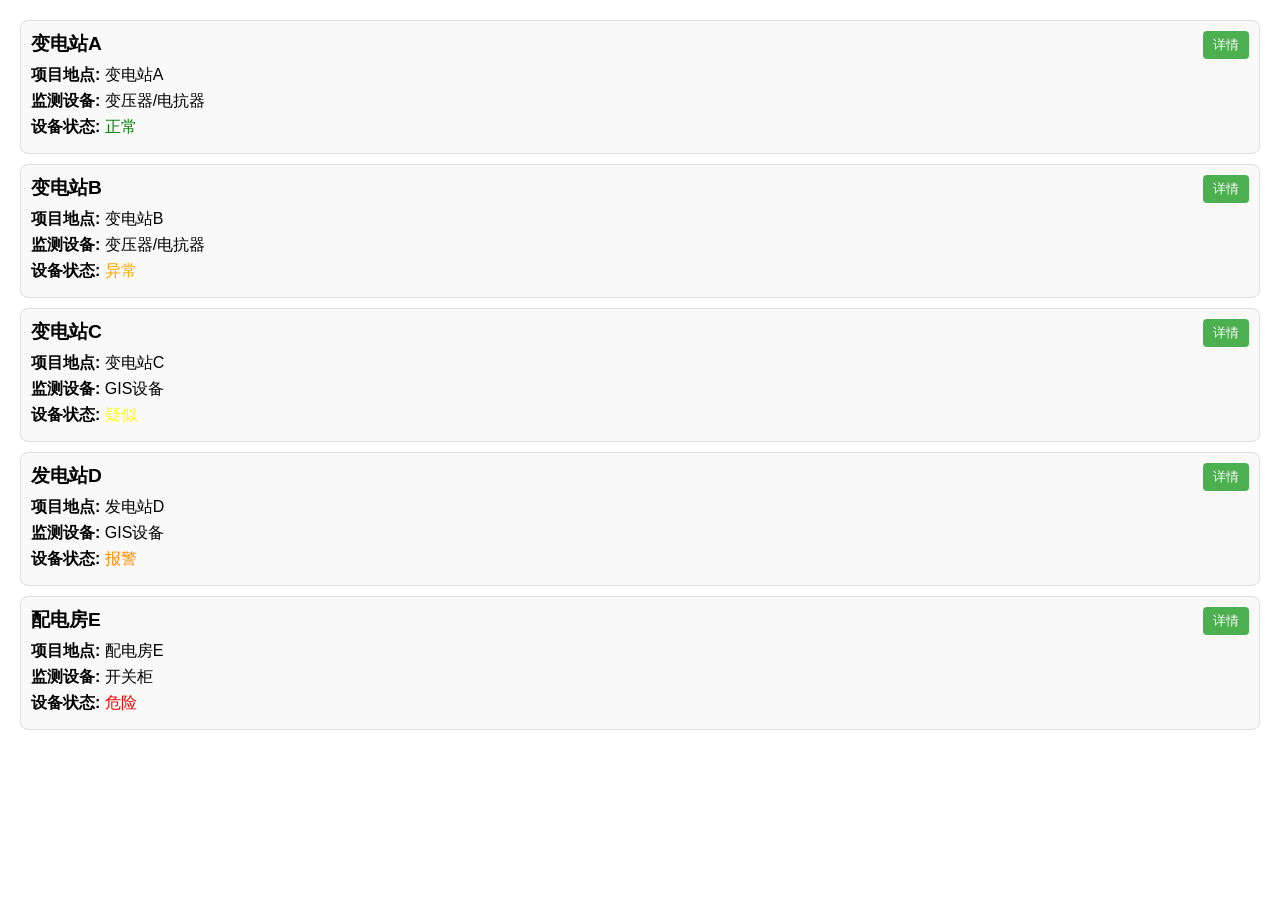
<file: public/pages/page1.html>
<!DOCTYPE html>
<html lang="en">
<head>
    <meta charset="UTF-8">
    <title>Monitoring List with Details Button</title>
    <style>
        body {
            font-family: Arial, sans-serif;
            margin: 20px;
        }
        .project {
            border: 1px solid #ddd;
            margin-bottom: 10px;
            border-radius: 8px;
            padding: 10px;
            background-color: #f9f9f9;
            display: flex;
            align-items: flex-start;
            justify-content: space-between;
        }
        .project-content {
            flex-grow: 1;
        }
        .project-header {
            font-size: 1.2em;
            font-weight: bold;
            margin-bottom: 8px;
        }
        .project-item {
            margin-bottom: 5px;
        }
        .status-normal {
            color: green;
        }
        .status-abnormal {
            color: orange;
        }
        .status-critical {
            color: red;
        }
        .status-suspected {
            color: yellow;
        }
        .status-warning {
            color: darkorange;
        }
        .details-button {
            background-color: #4CAF50;
            color: white;
            border: none;
            padding: 5px 10px;
            border-radius: 4px;
            cursor: pointer;
        }
        .details-button:hover {
            background-color: #45a049;
        }
    </style>
</head>
<body>

<div id="monitoringList">
    <!-- Project items will be inserted here by JavaScript -->
</div>

<script>
    // Sample data
    var data = [
        { name: '变电站A', location: '变电站A', device: '变压器/电抗器', deviceStatus: '正常' },
        { name: '变电站B', location: '变电站B', device: '变压器/电抗器', deviceStatus: '异常' },
        { name: '变电站C', location: '变电站C', device: 'GIS设备', deviceStatus: '疑似' },
        { name: '发电站D', location: '发电站D', device: 'GIS设备', deviceStatus: '报警' },
        { name: '配电房E', location: '配电房E', device: '开关柜', deviceStatus: '危险' }
    ];

    // Function to create list items
    function createProjectList() {
        var container = document.getElementById('monitoringList');
        data.forEach(function(item) {
            var projectDiv = document.createElement('div');
            projectDiv.classList.add('project');

            // Create project content
            var contentDiv = document.createElement('div');
            contentDiv.classList.add('project-content');
            contentDiv.innerHTML = `
                <div class="project-header">${item.name}</div>
                <div class="project-item"><strong>项目地点:</strong> ${item.location}</div>
                <div class="project-item"><strong>监测设备:</strong> ${item.device}</div>
                <div class="project-item"><strong>设备状态:</strong> <span class="${getStatusClass(item.deviceStatus)}">${item.deviceStatus}</span></div>
            `;

            // Create "详情" button
            var button = document.createElement('button');
            button.classList.add('details-button');
            button.textContent = '详情';
            button.onclick = function() {
                // Map each station to its corresponding page
                const pageMap = {
                    '变电站A': '/page4',
                    '变电站B': '/page5',
                    '变电站C': '/page2',
                    '发电站D': '/page3',
                    '配电房E': '/page4'
                };
                
                // Post message to parent window for navigation
                if (pageMap[item.name]) {
                    window.parent.postMessage({
                        type: 'frameNavigation',
                        path: pageMap[item.name]
                    }, '*');
                }
            };

            // Append content and button to project div
            projectDiv.appendChild(contentDiv);
            projectDiv.appendChild(button);

            // Append project div to container
            container.appendChild(projectDiv);
        });
    }

    // Function to determine status class
    function getStatusClass(status) {
        switch(status) {
            case '正常': return 'status-normal';
            case '异常': return 'status-abnormal';
            case '疑似': return 'status-suspected';
            case '报警': return 'status-warning';
            case '危险': return 'status-critical';
            default: return '';
        }
    }

    // Initialize list
    createProjectList();
</script>

</body>
</html>
</file>
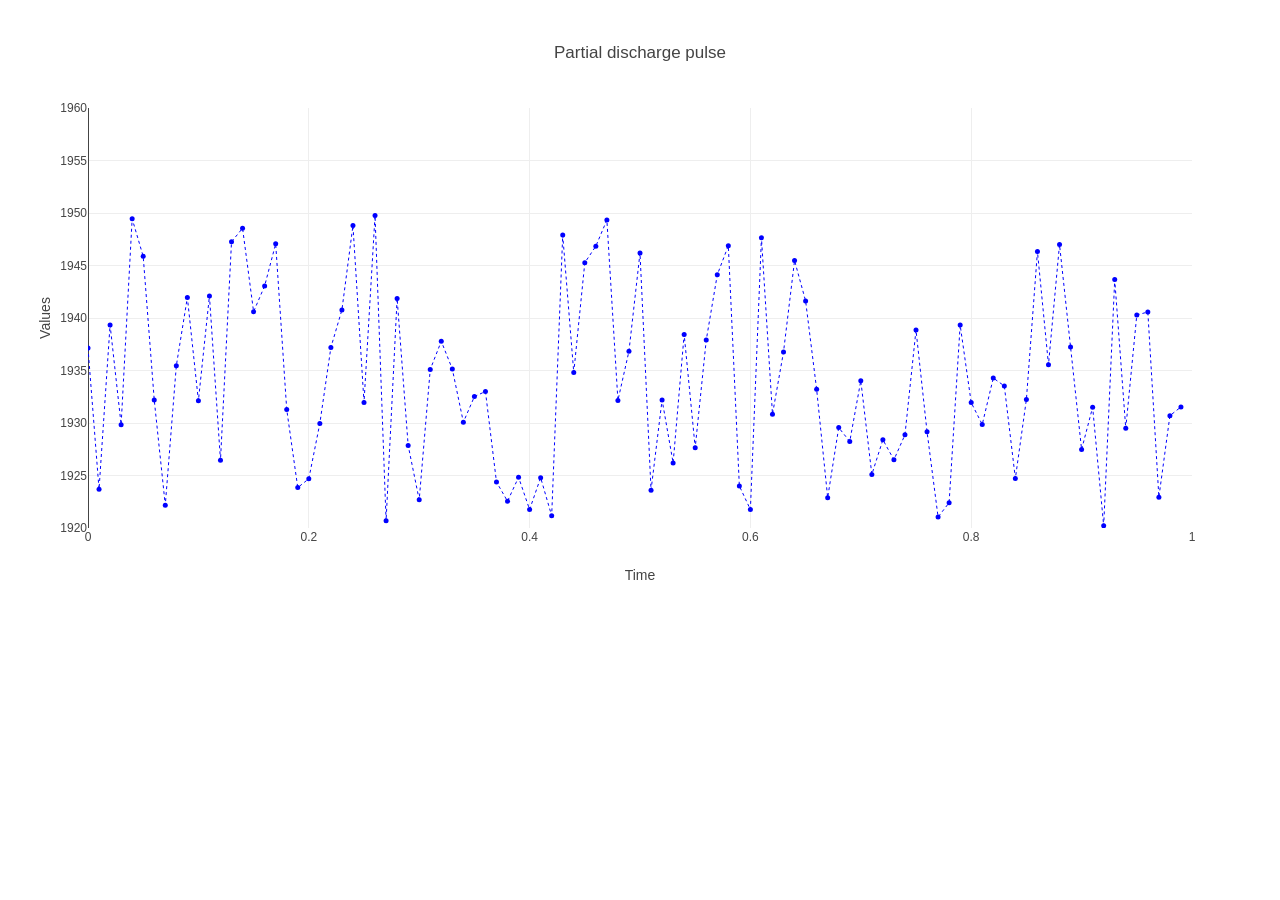
<file: public/pages/page3.html>
<!DOCTYPE html>
<html lang="en">
<head>
    <meta charset="UTF-8">
    <title>Plotly Scatter Plot</title>
    <script src="https://cdn.plot.ly/plotly-latest.min.js"></script>
</head>
<body>

<div id="plotly-chart" style="width: 100%; height: 600px;"></div>

<script>
    // Sample data
    var time = Array.from({length: 100}, (_, i) => i / 100); // Time from 0 to 1
    var values = Array.from({length: 100}, () => {
        return Math.random() * 30 + 1920; // Random values around the 1930 mark
    });

    // Create the trace
    var trace = {
        x: time,
        y: values,
        mode: 'lines+markers',
        type: 'scatter',
        name: 'Peak values',
        line: {
            color: 'blue',
            width: 1,
            dash: 'dot' // Dotted line for the peak values
        },
        marker: {
            size: 5,
            color: 'blue'
        }
    };

    // Create the layout
    var layout = {
        title: 'Partial discharge pulse',
        xaxis: {
            title: 'Time',
            range: [0, 1]
        },
        yaxis: {
            title: 'Values',
            range: [1920, 1960]
        },
        grid: {rows: 1, columns: 1, pattern: 'independent'}
    };

    // Create the figure
    var data = [trace];

    // Plot the chart
    Plotly.newPlot('plotly-chart', data, layout);
</script>

</body>
</html>
</file>
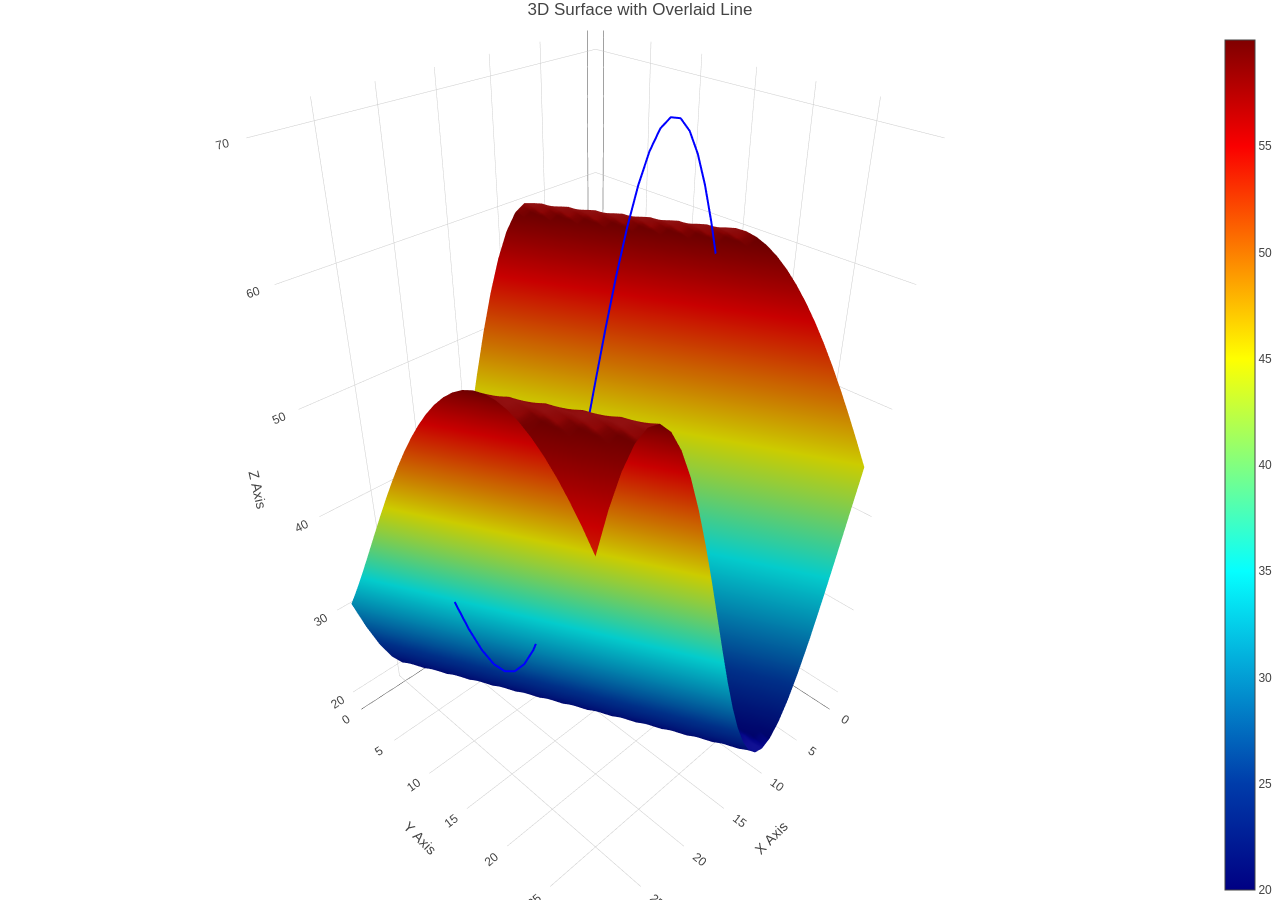
<file: public/pages/page4.html>
<!DOCTYPE html>
<html lang="en">
<head>
    <meta charset="UTF-8">
    <meta name="viewport" content="width=device-width, initial-scale=1.0">
    <script src="https://cdn.plot.ly/plotly-latest.min.js"></script>
    <title>3D Plot with Sample Data</title>
    <style>
        body {
            margin: 0;
            padding: 0;
            overflow: hidden;
        }
        #plot {
            width: 100vw;
            height: 100vh;
        }
    </style>
</head>
<body>
    <div id="plot"></div>
    <script>
        // Sample data for 3D surface
        const x = Array.from({ length: 30 }, (_, i) => i); // X-axis (0 to 29)
        const y = Array.from({ length: 30 }, (_, i) => i); // Y-axis (0 to 29)
        const z = [];

        // Populate Z values with a sine-wave-like pattern
        for (let i = 0; i < y.length; i++) {
            z.push(x.map(val => Math.sin(val * 0.2 + i * 0.1) * 20 + 40)); // Sine wave for visualization
        }

        // 3D surface trace
        const surfaceTrace = {
            z: z,
            x: x,
            y: y,
            type: 'surface',
            colorscale: 'Jet',
        };

        // Sample data for 3D line
        const lineX = Array.from({ length: 30 }, (_, i) => i); // X-coordinates for the line
        const lineY = Array.from({ length: 30 }, () => 15); // Fixed Y-coordinate for the line
        const lineZ = lineX.map(xi => Math.sin(xi * 0.2) * 20 + 50); // Sinusoidal Z values

        const lineTrace = {
            x: lineX,
            y: lineY,
            z: lineZ,
            mode: 'lines',
            type: 'scatter3d',
            line: {
                color: 'blue',
                width: 4
            }
        };

        // Layout configuration
        const layout = {
            title: '3D Surface with Overlaid Line',
            autosize: true,
            margin: { l: 0, r: 0, t: 30, b: 0 },
            scene: {
                xaxis: { title: 'X Axis' },
                yaxis: { title: 'Y Axis' },
                zaxis: { title: 'Z Axis' },
            }
        };

        // Plot the figure and handle window resize
        function initPlot() {
            Plotly.newPlot('plot', [surfaceTrace, lineTrace], layout);
            window.addEventListener('resize', () => {
                Plotly.Plots.resize('plot');
            });
        }

        // Initialize the plot when the page loads
        initPlot();
    </script>
</body>
</html>
</file>
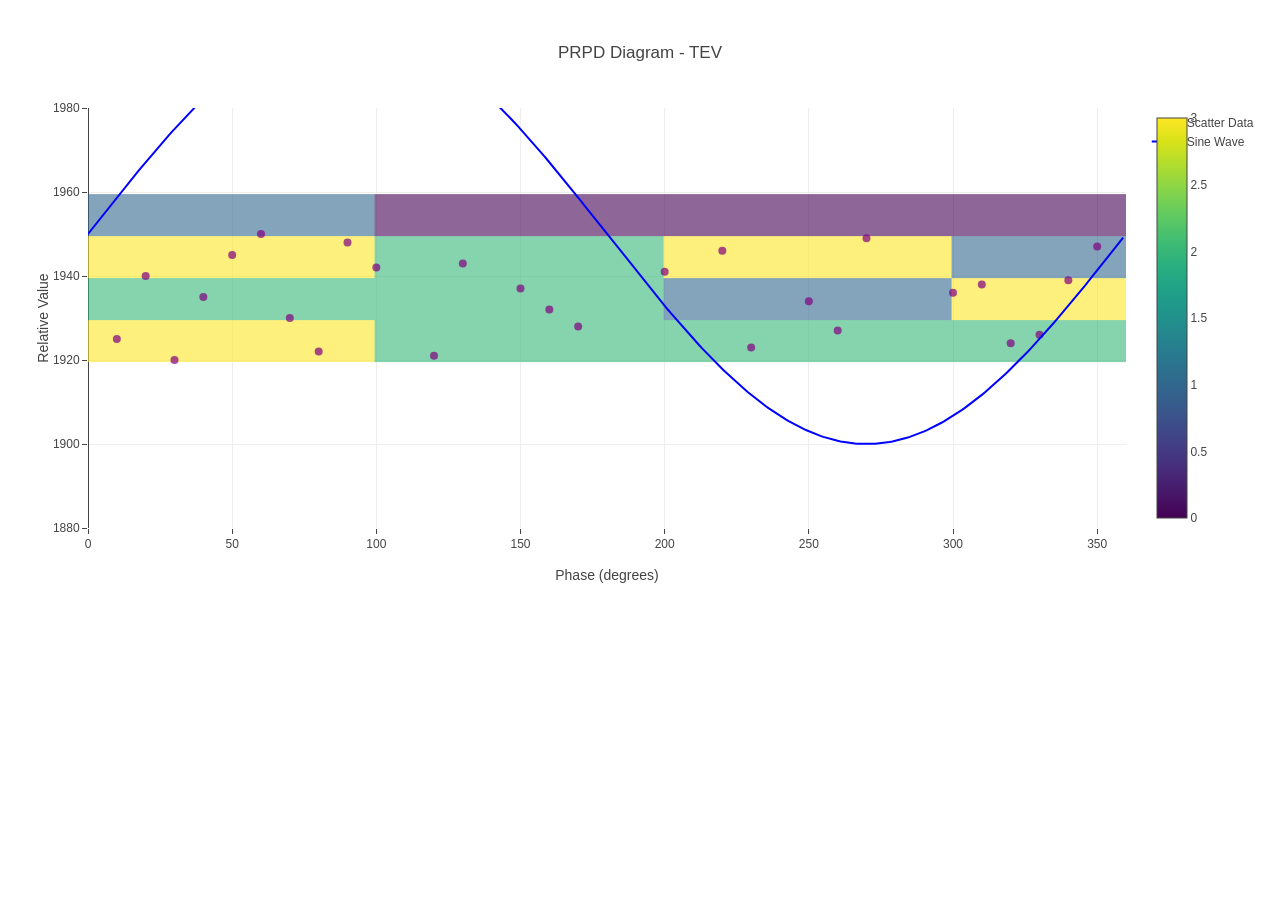
<file: public/pages/page5.html>
<!DOCTYPE html>
<html lang="en">
<head>
  <script src="https://cdn.plot.ly/plotly-latest.min.js"></script>
</head>
<body>
  <div id="chart" style="width: 100%; height: 600px;"></div>
  <script>
    // Sample scatter data (phases and relative values)
    const scatterPhase = [
      10, 20, 30, 40, 50, 60, 70, 80, 90, 100,
      120, 130, 150, 160, 170, 200, 220, 230, 250, 260,
      270, 300, 310, 320, 330, 340, 350
    ];
    const scatterValues = [
      1925, 1940, 1920, 1935, 1945, 1950, 1930, 1922, 1948, 1942,
      1921, 1943, 1937, 1932, 1928, 1941, 1946, 1923, 1934, 1927,
      1949, 1936, 1938, 1924, 1926, 1939, 1947
    ];

    // Generate a sine wave for overlay
    const phase = Array.from({ length: 360 }, (_, i) => i); // 0 to 359 degrees
    const sineWave = phase.map(p => 1950 + 50 * Math.sin((p * Math.PI) / 180));

    // Heatmap data (calculated from scatter points)
    const heatmapData = {
      x: scatterPhase,
      y: scatterValues,
      type: 'histogram2d',
      colorscale: 'Viridis',
      showscale: true,
      opacity: 0.6,
    };

    // Scatter trace
    const scatterTrace = {
      x: scatterPhase,
      y: scatterValues,
      mode: 'markers',
      marker: {
        color: 'purple',
        size: 8,
        opacity: 0.7,
      },
      name: 'Scatter Data',
      type: 'scatter',
    };

    // Sine wave trace
    const sineWaveTrace = {
      x: phase,
      y: sineWave,
      mode: 'lines',
      name: 'Sine Wave',
      line: { color: 'blue', width: 2 },
    };

    // Layout settings
    const layout = {
      title: 'PRPD Diagram - TEV',
      xaxis: { title: 'Phase (degrees)', range: [0, 360] },
      yaxis: { title: 'Relative Value', range: [1880, 1980] },
    };

    // Combine all traces and render
    Plotly.newPlot('chart', [heatmapData, scatterTrace, sineWaveTrace], layout);
  </script>
</body>
</html>
</file>
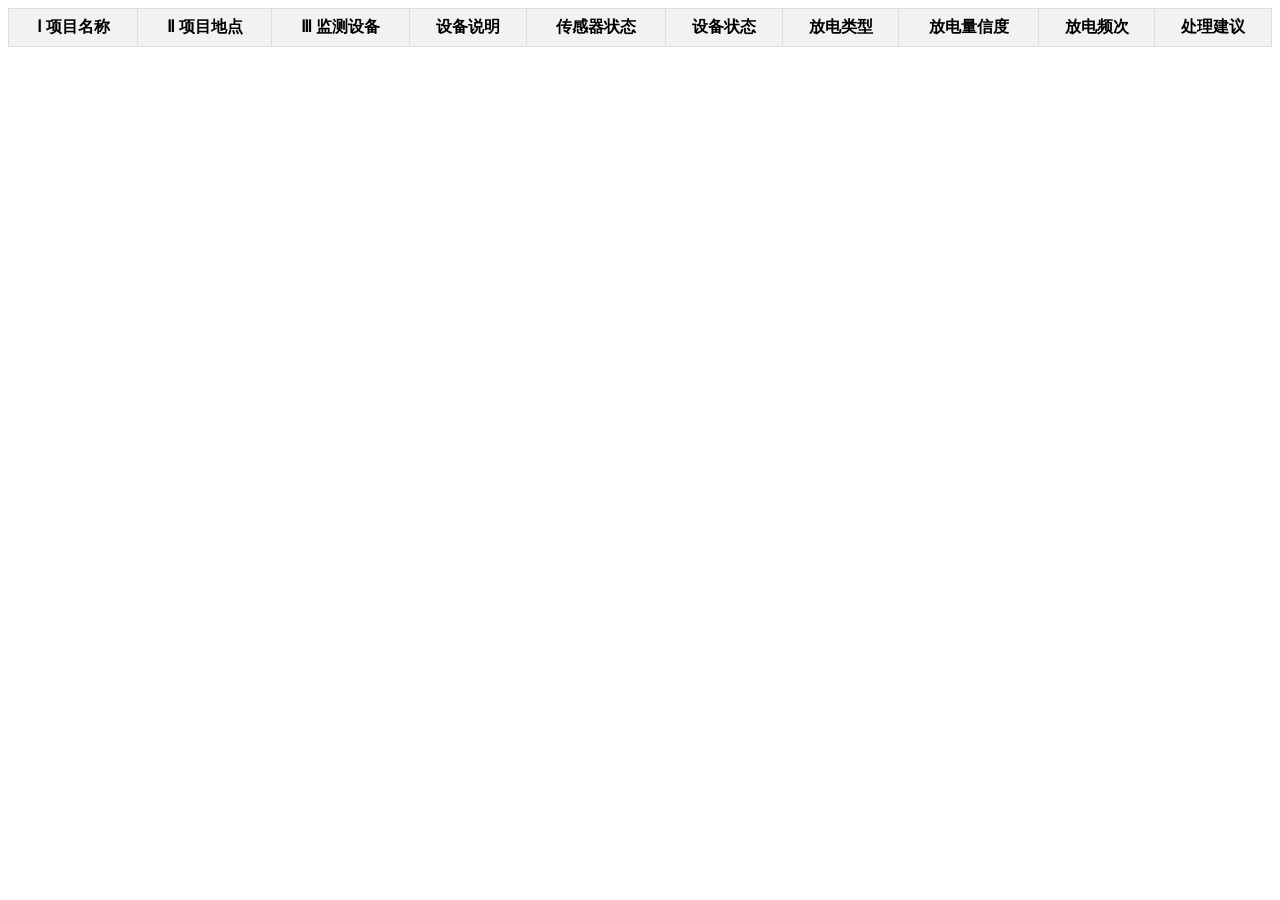
<file: src/pages/page1.html>
<!DOCTYPE html>
<html lang="en">
<head>
    <meta charset="UTF-8">
    <title>Monitoring Table</title>
    <style>
        table {
            width: 100%;
            border-collapse: collapse;
        }
        th, td {
            border: 1px solid #ddd;
            padding: 8px;
            text-align: center;
        }
        th {
            background-color: #f2f2f2;
        }
        .status-normal {
            color: green;
        }
        .status-abnormal {
            color: orange;
        }
        .status-critical {
            color: red;
        }
        .status-suspected {
            color: yellow;
        }
        .status-warning {
            color: darkorange;
        }
    </style>
</head>
<body>

<table id="monitoringTable">
    <thead>
        <tr>
            <th>Ⅰ 项目名称</th>
            <th>Ⅱ 项目地点</th>
            <th>Ⅲ 监测设备</th>
            <th>设备说明</th>
            <th>传感器状态</th>
            <th>设备状态</th>
            <th>放电类型</th>
            <th>放电量信度</th>
            <th>放电频次</th>
            <th>处理建议</th>
        </tr>
    </thead>
    <tbody>
        <!-- Table rows will be inserted here by JavaScript -->
    </tbody>
</table>

<script>
    // Sample data
    var data = [
        { name: '在线检测项目', location: '变电站A', device: '变压器/电抗器', description: '10kV中置柜', sensorStatus: '正常', deviceStatus: '正常', dischargeType: '无', confidence: '', frequency: '0次/秒', advice: '保持现状' },
        { name: '变电站B', location: '变电站B', device: '变压器/电抗器', description: '10kV中置柜', sensorStatus: '异常', deviceStatus: '正常', dischargeType: '无', confidence: '', frequency: '0次/秒', advice: '保持现状' },
        { name: '变电站C', location: '变电站C', device: 'GIS设备', description: '10kV中置柜', sensorStatus: '异常', deviceStatus: '疑似', dischargeType: '无', confidence: '', frequency: '5次/秒', advice: '检查设备' },
        { name: '发电站D', location: '发电站D', device: 'GIS设备', description: '10kV中置柜', sensorStatus: '正常', deviceStatus: '报警', dischargeType: '尖端放电', confidence: '90%', frequency: '20次/秒', advice: '立即维修' },
        { name: '配电房E',
</file>
